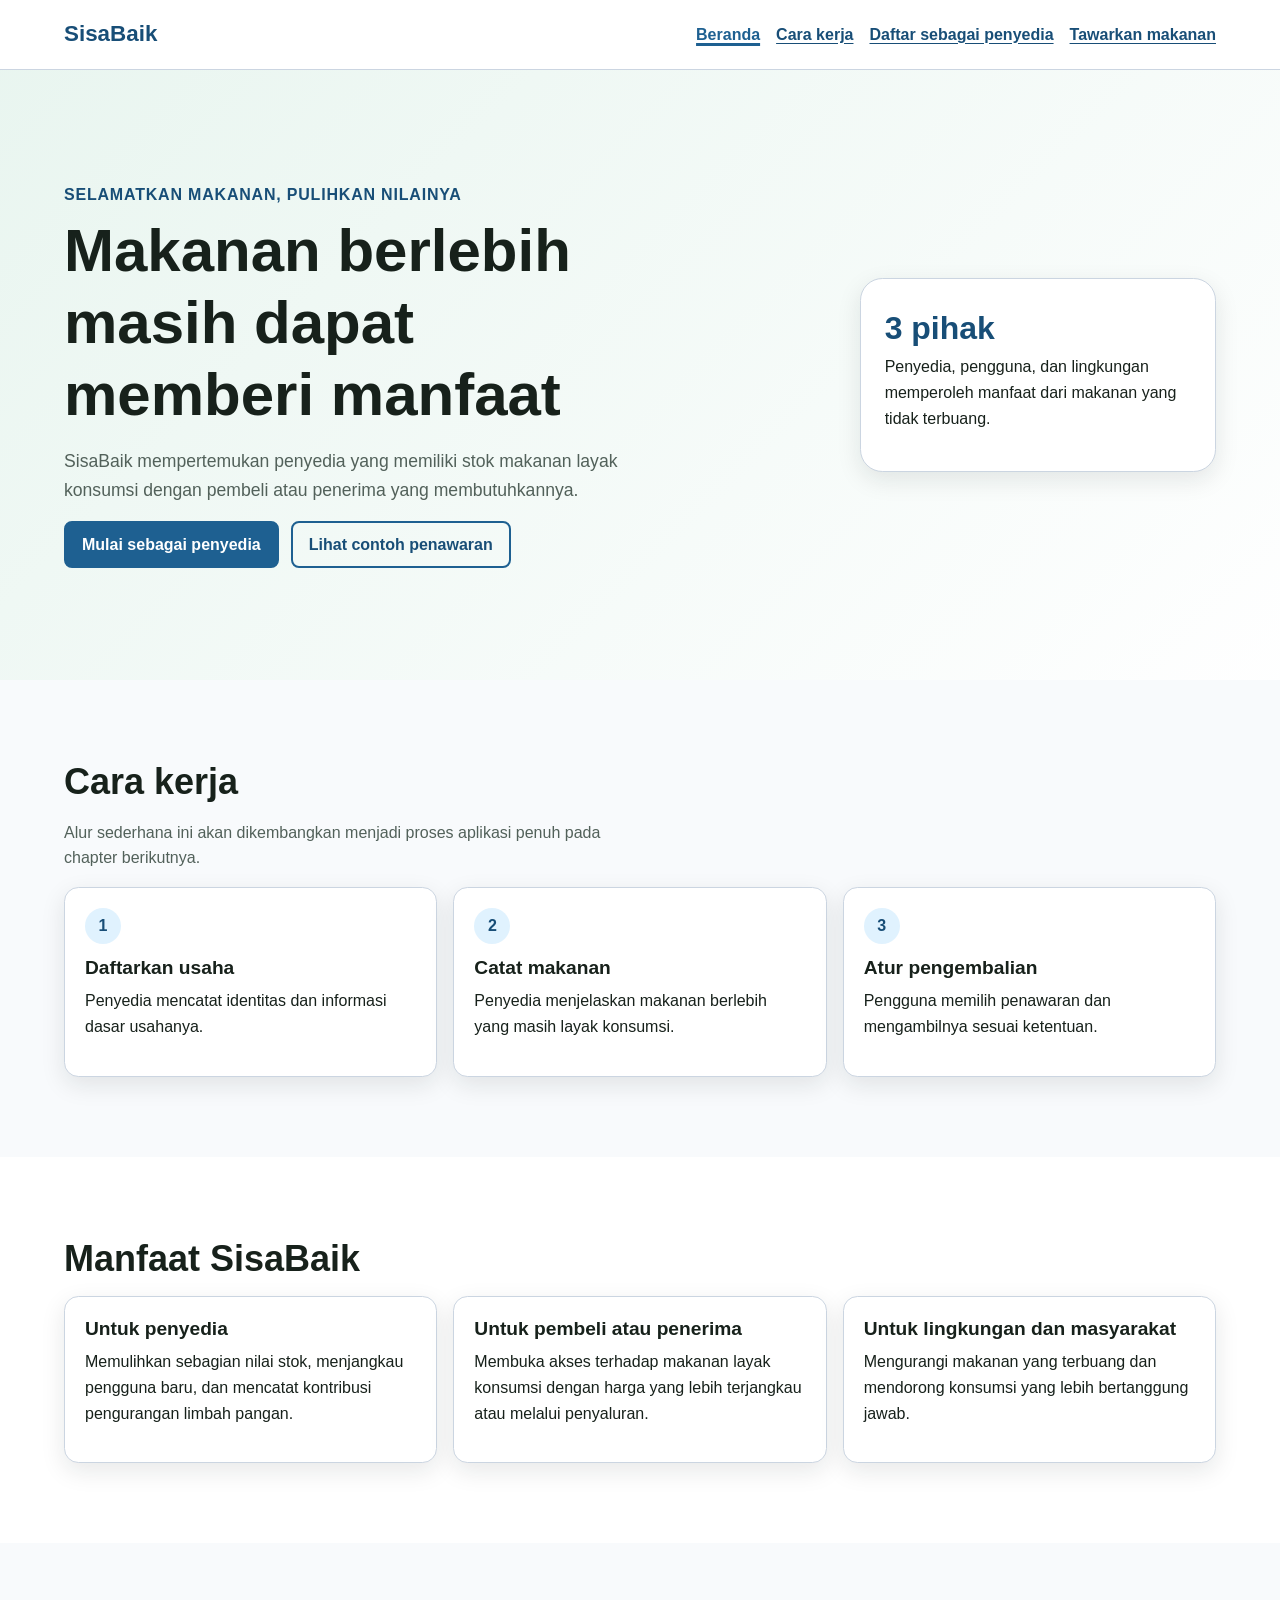
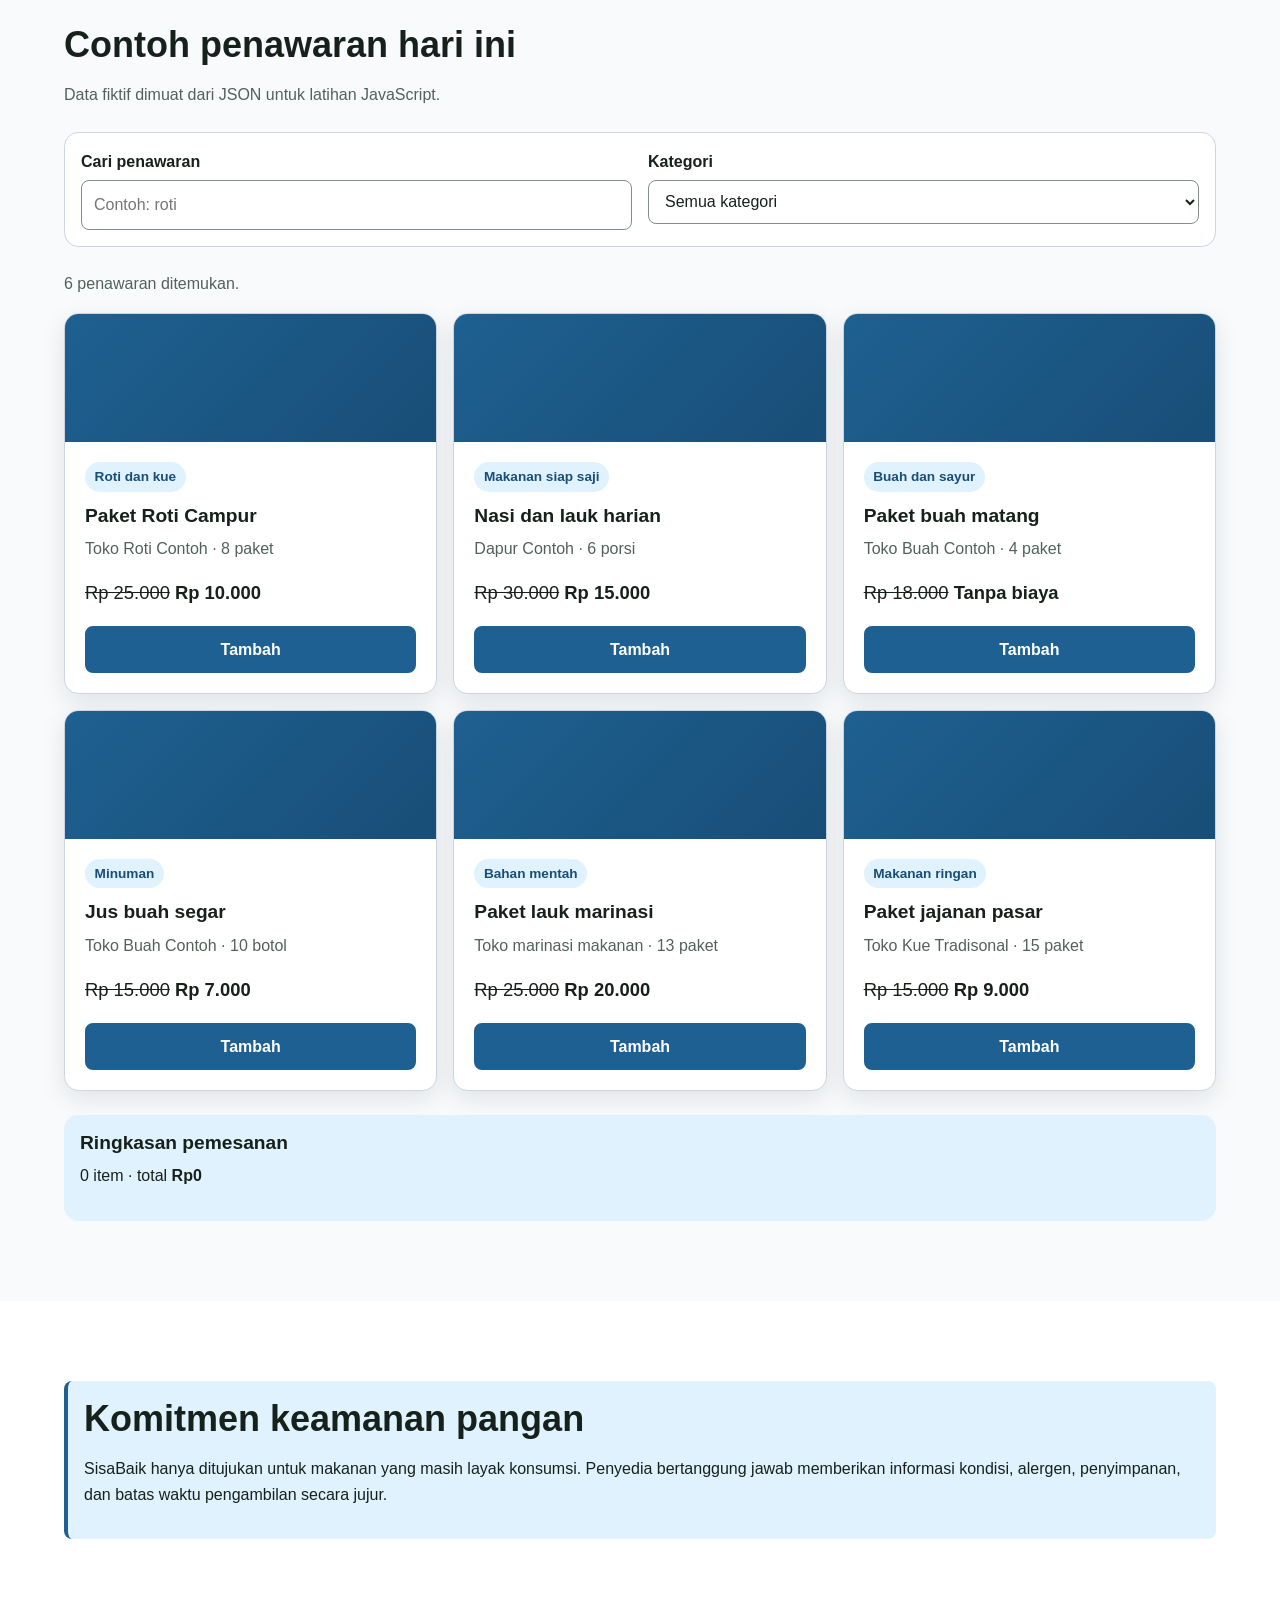
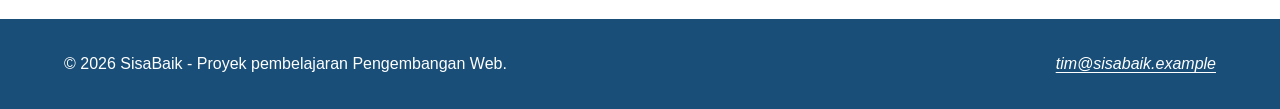
<file: index.html>
<!doctype html>
<html lang="id">
    <head>
        <meta charset="utf-8">
        <meta name="viewport" content="width=device-width, initial-scale=1">
        <meta name="description" content="SisaBaik membantu penyedia menawarkan makanan berlebih agar tetap bernilai, terjangkau, dan tidak terbuang.">
        <title>Beranda | SisaBaik</title>
        <link rel="stylesheet" href="styles.css">
        <script src="app.js" defer></script>
    </head>
    <body>
        <a class="skip-link" href="#konten-utama">Lewati ke konten utama</a>

        <header class="site-header">
            <div class="container header-layout">
               <p class="brand">SisaBaik</p>
               <nav aria-label="Navigasi utama">
                <ul class="nav-list">
                    <li><a href="index.html" aria-current="page">Beranda</a></li>
                    <li><a href="#cara-kerja">Cara kerja</a></li>
                    <li><a href="daftar-penyedia.html">Daftar sebagai penyedia</a></li>
                    <li><a href="tawarkan-makanan.html">Tawarkan makanan</a></li>
                </ul>
               </nav> 
            </div>
        </header>

        <main id="konten-utama" tabindex="-1">
            <section class="hero" aria-labelledby="judul-utama">
                <div class="container hero-layout">
                    <div>
                        <p class="eyebrow">Selamatkan makanan, pulihkan nilainya</p>
                        <h1 id="judul-utama">Makanan berlebih masih dapat memberi manfaat</h1>
                        <p class="lead">SisaBaik mempertemukan penyedia yang memiliki stok makanan layak konsumsi dengan pembeli atau penerima yang membutuhkannya.</p>
                        <div class="button-group">
                            <a class="button" href="daftar-penyedia.html">Mulai sebagai penyedia</a> 
                            <a class="button button-secondary" href="#penawaran-contoh">Lihat contoh penawaran</a>
                        </div>
                    </div>
                    <aside class="hero-panel" aria-label="Ringkasan manfaat SisaBaik">
                        <strong>3 pihak</strong>
                        <p>Penyedia, pengguna, dan lingkungan memperoleh manfaat dari makanan yang tidak terbuang.</p>
                    </aside>
                </div>
            </section>

            <section class="section" id="cara-kerja" aria-labelledby="judul-cara-kerja">
                <div class="container">
                    <h2 id="judul-cara-kerja">Cara kerja</h2>
                    <p class="section-intro">Alur sederhana ini akan dikembangkan menjadi proses aplikasi penuh pada chapter berikutnya.</p>
                    <div class="steps-grid">
                        <article class="card">
                            <span class="step-number" aria-hidden="true">1</span>
                            <h3>Daftarkan usaha</h3>
                            <p>Penyedia mencatat identitas dan informasi dasar usahanya.</p>
                        </article>
                        <article class="card">
                            <span class="step-number" aria-hidden="true">2</span>
                            <h3>Catat makanan</h3>
                            <p>Penyedia menjelaskan makanan berlebih yang masih layak konsumsi.</p>
                        </article>
                        <article class="card">
                            <span class="step-number" aria-hidden="true">3</span>
                            <h3>Atur pengembalian</h3>
                            <p>Pengguna memilih penawaran dan mengambilnya sesuai ketentuan.</p>
                        </article>
                    </div>
                </div>
            </section>

            <section class="section section-alt" aria-labelledby="judul-manfaat">
                <div class="container">
                    <h2 id="judul-manfaat">Manfaat SisaBaik</h2>
                    <div class="benefit-grid">
                        <article class="card">
                            <h3>Untuk penyedia</h3>
                            <p>Memulihkan sebagian nilai stok, menjangkau pengguna baru, dan mencatat kontribusi pengurangan limbah pangan.</p>
                        </article>
                        <article class="card">
                            <h3>Untuk pembeli atau penerima</h3>
                            <p>Membuka akses terhadap makanan layak konsumsi dengan harga yang lebih terjangkau atau melalui penyaluran.</p>
                        </article>
                        <article class="card">
                            <h3>Untuk lingkungan dan masyarakat</h3>
                            <p>Mengurangi makanan yang terbuang dan mendorong konsumsi yang lebih bertanggung jawab.</p>
                        </article>
                    </div>
                </div>
            </section>

            <section class="section" id="penawaran-contoh" aria-labelledby="judul-penawaran">
                <div class="container">
                    <h2 id="judul-penawaran">Contoh penawaran hari ini</h2>
                    <p class="section-intro">Data fiktif dimuat dari JSON untuk latihan JavaScript.</p>
                    <form class="filter-panel" id="filter-form" role="search">
                        <P>
                            <label for="kata-kunci">Cari penawaran</label><br>
                            <input id="kata-kunci" name="kata-kunci" type="search" placeholder="Contoh: roti">
                        </P>
                        <P>
                            <label for="filter-kategori">Kategori</label><br>
                            <select id="filter-kategori" name="kategori">
                                <option value="semua">Semua kategori</option>
                                <option value="makanan-siap-saji">Makanan siap saji</option>
                                <option value="roti-kue">Roti dan kue</option>
                                <option value="buah-sayur">Buah dan sayur</option>
                                <option value="minuman">Minuman</option>
                                <option value="bahan-mentah">Bahan mentah</option>
                                <option value="makanan-ringan">Makanan ringan</option>
                            </select>
                        </P>
                    </form>
                    <p id="status-katalog" class="status-message" role="status" aria-live="polite">Memuat penawaran...</p> 
                    <div class="offer-grid" id="daftar-penawaran"></div>
                    <aside class="cart-summary" aria-labelledby="judul-ringkasan">
                        <h3 id="judul-ringkasan">Ringkasan pemesanan</h3>
                        <p><span id="jumlah-item">0</span> item · total <strong id="total-pesanan">Rp0</strong></p>
                    </aside>  
                </div>                    
            </section>

            <section class="section section-alt" aria-labelledby="judul-keamanan">
                <div class="container">
                    <div class="notice">
                        <h2 id="judul-keamanan">Komitmen keamanan pangan</h2>
                        <p>SisaBaik hanya ditujukan untuk makanan yang masih layak konsumsi. Penyedia bertanggung jawab memberikan 
                           informasi kondisi, alergen, penyimpanan, dan batas waktu pengambilan secara jujur. </p>                        
                    </div>
                </div>
            </section>
        </main>

        <footer class="site-footer">
            <div class="container footer-layout">
                <p>&copy; 2026 SisaBaik - Proyek pembelajaran Pengembangan Web.</p>
                <address><a href="mailto:tim@sisabaik.example">tim@sisabaik.example</a></address>
            </div>
        </footer>
    </body>
</html>
</file>
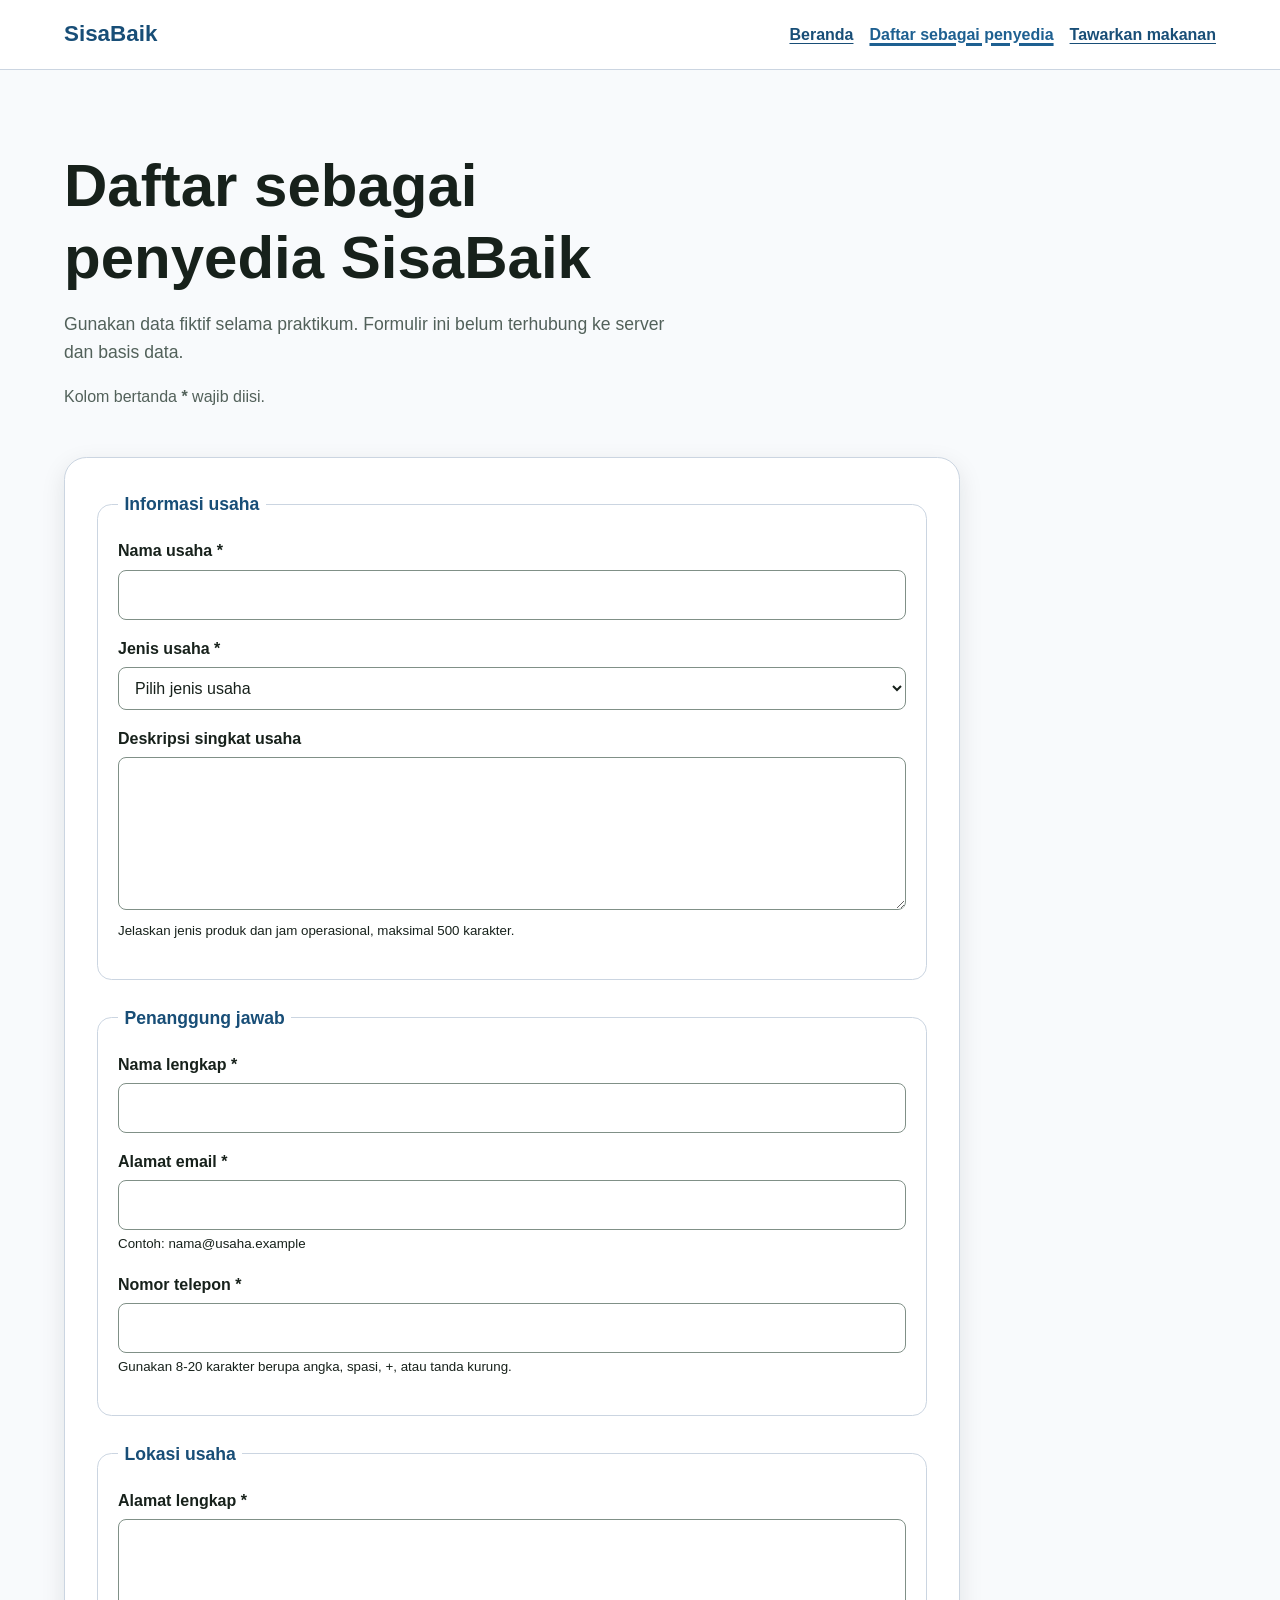
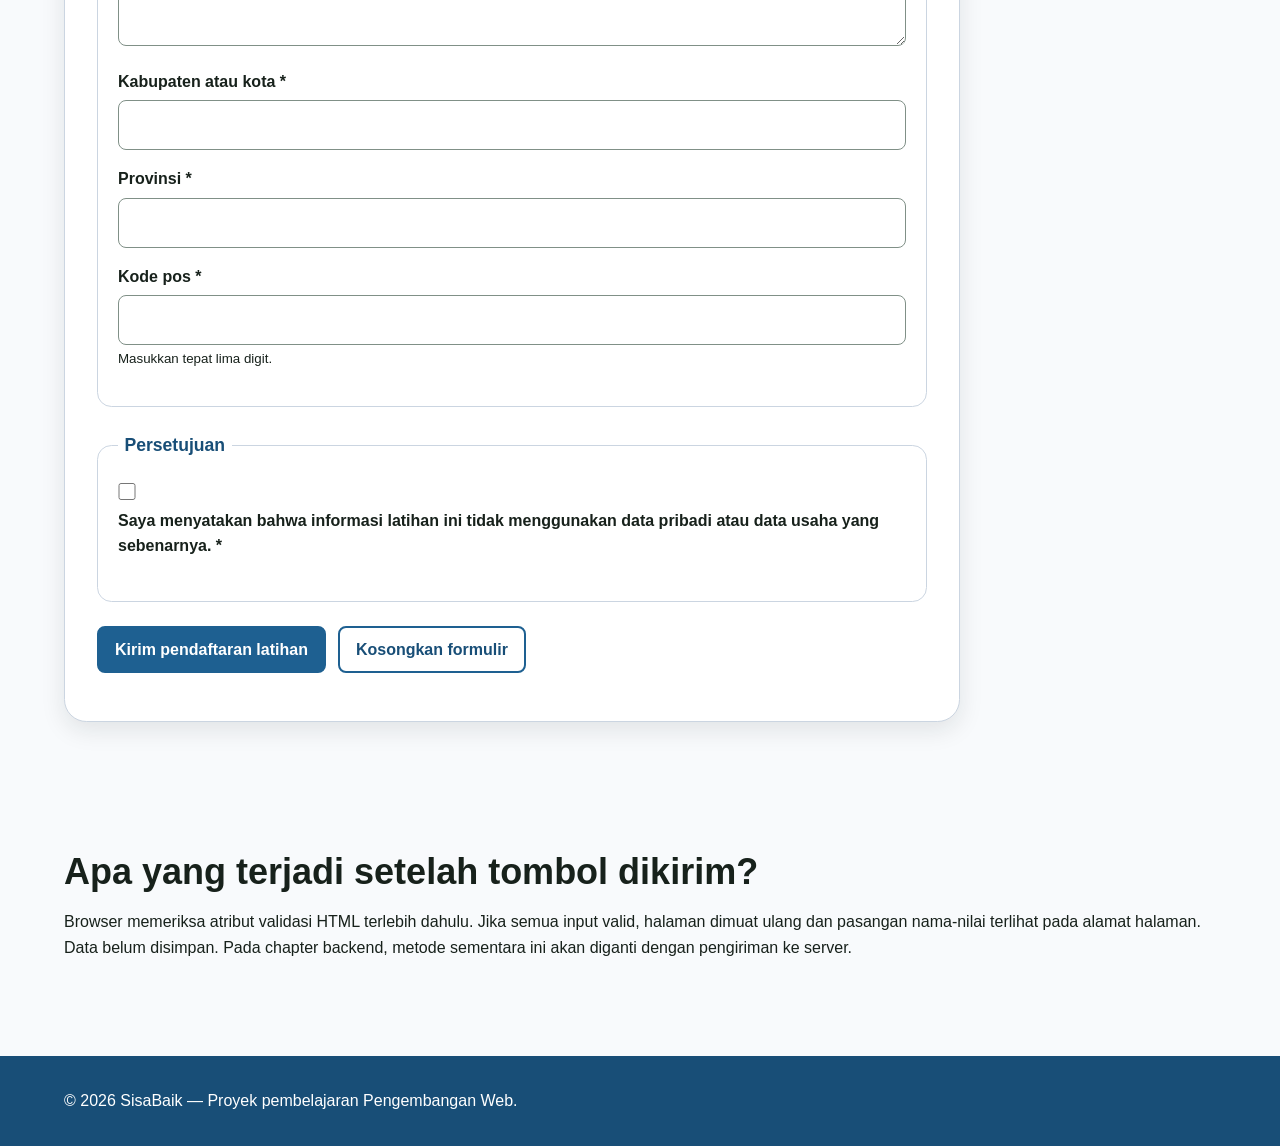
<file: daftar-penyedia.html>
<!doctype html>
<html lang="id">
    <head>
        <meta charset="utf-8">
        <meta name="viewport" content="width=device-width, initial-scale=1">
        <meta 
         name="description"
         content="Formulir prototipe untuk mendaftarkan usaha sebagai penyedia makanan di SisaBaik."
        >
        <title>Daftar Penyedia | SisaBaik</title>
        <link rel="stylesheet" href="styles.css">
        <script src="app.js" defer></script>
    </head>
    <body>
        <a class="skip-link" href="#konten-utama">Lewati ke konten utama</a>
        
        <header class="site-header">
            <div class="container header-layout">
                <p class="brand">SisaBaik</p>
                <nav aria-label="Navigasi utama">
                    <ul class="nav-list">
                        <li><a href="index.html">Beranda</a></li>
                        <li>
                            <a href="daftar-penyedia.html" aria-current="page">
                                Daftar sebagai penyedia
                            </a>
                        </li>
                        <li><a href="tawarkan-makanan.html">Tawarkan makanan</a></li>
                    </ul>
                </nav>
            </div>
        </header>
        
        <main class="container" id="konten-utama" tabindex="-1">
            <div class="page-heading">
                <h1>Daftar sebagai penyedia SisaBaik</h1>
                <p class="lead">
                    Gunakan data fiktif selama praktikum. Formulir ini belum terhubung ke server dan basis data.
                </p>
                <p class="required-note" id="petunjuk-wajib">Kolom bertanda <strong>*</strong> wajib diisi.</p>
            </div>
            
            <form
             class="form-card"
             action="daftar-penyedia.html"
             method="get"
             aria-describedby="petunjuk-wajib"
            >
            <fieldset class="form-section">
                <legend>Informasi usaha</legend>
                
                <p>
                    <label for="nama-usaha">Nama usaha *</label><br>
                    <input
                     type="text"
                     id="nama-usaha"
                     name="nama_usaha"
                     autocomplete="organization"
                     minlength="3"
                     maxlength="100"
                     required
                    >
                </p>

                <p>
                    <label for="jenis-usaha">Jenis usaha *</label><br>
                    <select id="jenis-usaha" name="jenis_usaha" required>
                        <option value="">Pilih jenis usaha</option>
                        <option value="restoran">Restoran</option>
                        <option value="toko-roti">Toko roti</option>
                        <option value="katering">Katering</option>
                        <option value="ritel">Toko ritel</option>
                        <option value="hotel">Hotel atau penginapan</option>
                        <option value="lainnya">Lainnya</option>
                    </select>
                </p>
                
                <p>
                    <label for="deskripsi-usaha">Deskripsi singkat usaha</label><br>
                    <textarea
                     id="deskripsi-usaha"
                     name="deskripsi_usaha"
                     rows="5"
                     maxlength="500"
                     aria-describedby="bantuan-deskripsi"
                    ></textarea><br>
                    <small id="bantuan-deskripsi">
                        Jelaskan jenis produk dan jam operasional, maksimal 500 karakter.
                    </small>
                </p>
            </fieldset>

            <fieldset class="form-section">
                <legend>Penanggung jawab</legend>
                
                <p>
                    <label for="nama-penanggung-jawab">Nama lengkap *</label><br>
                    <input
                     type="text"
                     id="nama-penanggung-jawab"
                     name="nama_penanggung_jawab"
                     autocomplete="name"
                     minlength="3"
                     maxlength="100"
                     required
                    >
                </p>

                <p>
                    <label for="email">Alamat email *</label><br>
                    <input
                     type="email"
                     id="email"
                     name="email"
                     autocomplete="email"
                     maxlength="254"
                     aria-describedby="bantuan-email"
                     required
                    ><br>
                    <small id="bantuan-email">Contoh: nama@usaha.example</small>
                </p>

                <p>
                    <label for="telepon">Nomor telepon *</label><br>
                    <input
                     type="tel"
                     id="telepon"
                     name="telepon"
                     autocomplete="tel"
                     inputmode="tel"
                     pattern="[0-9+() ]{8,20}"
                     aria-describedby="bantuan-telepon"
                     required
                    ><br>
                    <small id="bantuan-telepon">
                        Gunakan 8-20 karakter berupa angka, spasi, +, atau tanda kurung.
                    </small>
                </p>
            </fieldset>

            <fieldset class="form-section">
                <legend>Lokasi usaha</legend>
                
                <p>
                    <label for="alamat">Alamat lengkap *</label><br>
                    <textarea
                     id="alamat"
                     name="alamat"
                     rows="4"
                     autocomplete="street-address"
                     minlength="10"
                     maxlength="250"
                     required
                    ></textarea>
                </p>
                
                <p>
                    <label for="kota">Kabupaten atau kota *</label><br>
                    <input
                     type="text"
                     id="kota"
                     name="kota"
                     autocomplete="address-level2"
                     maxlength="100"
                     required
                    >
                </p>
                
                <p>
                    <label for="provinsi">Provinsi *</label><br>
                    <input
                     type="text"
                     id="provinsi"
                     name="provinsi"
                     autocomplete="address-level1"
                     maxlength="100"
                     required
                    >
                </p>

                <p>
                    <label for="kode-pos">Kode pos *</label><br>
                    <input
                     type="text"
                     id="kode-pos"
                     name="kode_pos"
                     autocomplete="postal-code"
                     inputmode="numeric"
                     pattern="[0-9]{5}"
                     aria-describedby="bantuan-kode-pos"
                     required
                    ><br>
                    <small id="bantuan-kode-pos">Masukkan tepat lima digit.</small>
                </p>
            </fieldset>

            <fieldset class="form-section">
                <legend>Persetujuan</legend>
                <p>
                    <input
                     type="checkbox" 
                     id="persetujuan"
                     name="persetujuan"
                     value="setuju"
                     required
                    >
                    <label for="persetujuan">
                        Saya menyatakan bahwa informasi latihan ini tidak menggunakan 
                        data pribadi atau data usaha yang sebenarnya. *
                    </label>
                </p>
            </fieldset>
            
            <p class="form-actions">
                <button class="button" type="submit">Kirim pendaftaran latihan</button>
                <button class="button button-secondary" type="reset">Kosongkan formulir</button>
            </p>
            </form>
        
            <section class="section" aria-labelledby="catatan-prototipe">
                <h2 id="catatan-prototipe">Apa yang terjadi setelah tombol dikirim?</h2>
                <p>
                    Browser memeriksa atribut validasi HTML terlebih dahulu. Jika semua input valid, 
                    halaman dimuat ulang dan pasangan nama-nilai terlihat pada alamat halaman. 
                    Data belum disimpan. Pada chapter backend, metode sementara ini akan diganti 
                    dengan pengiriman ke server.
                </p>
            </section>
        </main>
    
        <footer class="site-footer">
            <div class="container footer-layout">
                <p>&copy; 2026 SisaBaik — Proyek pembelajaran Pengembangan Web.</p>
            </div>
        </footer>
    </body>
</html>
</file>
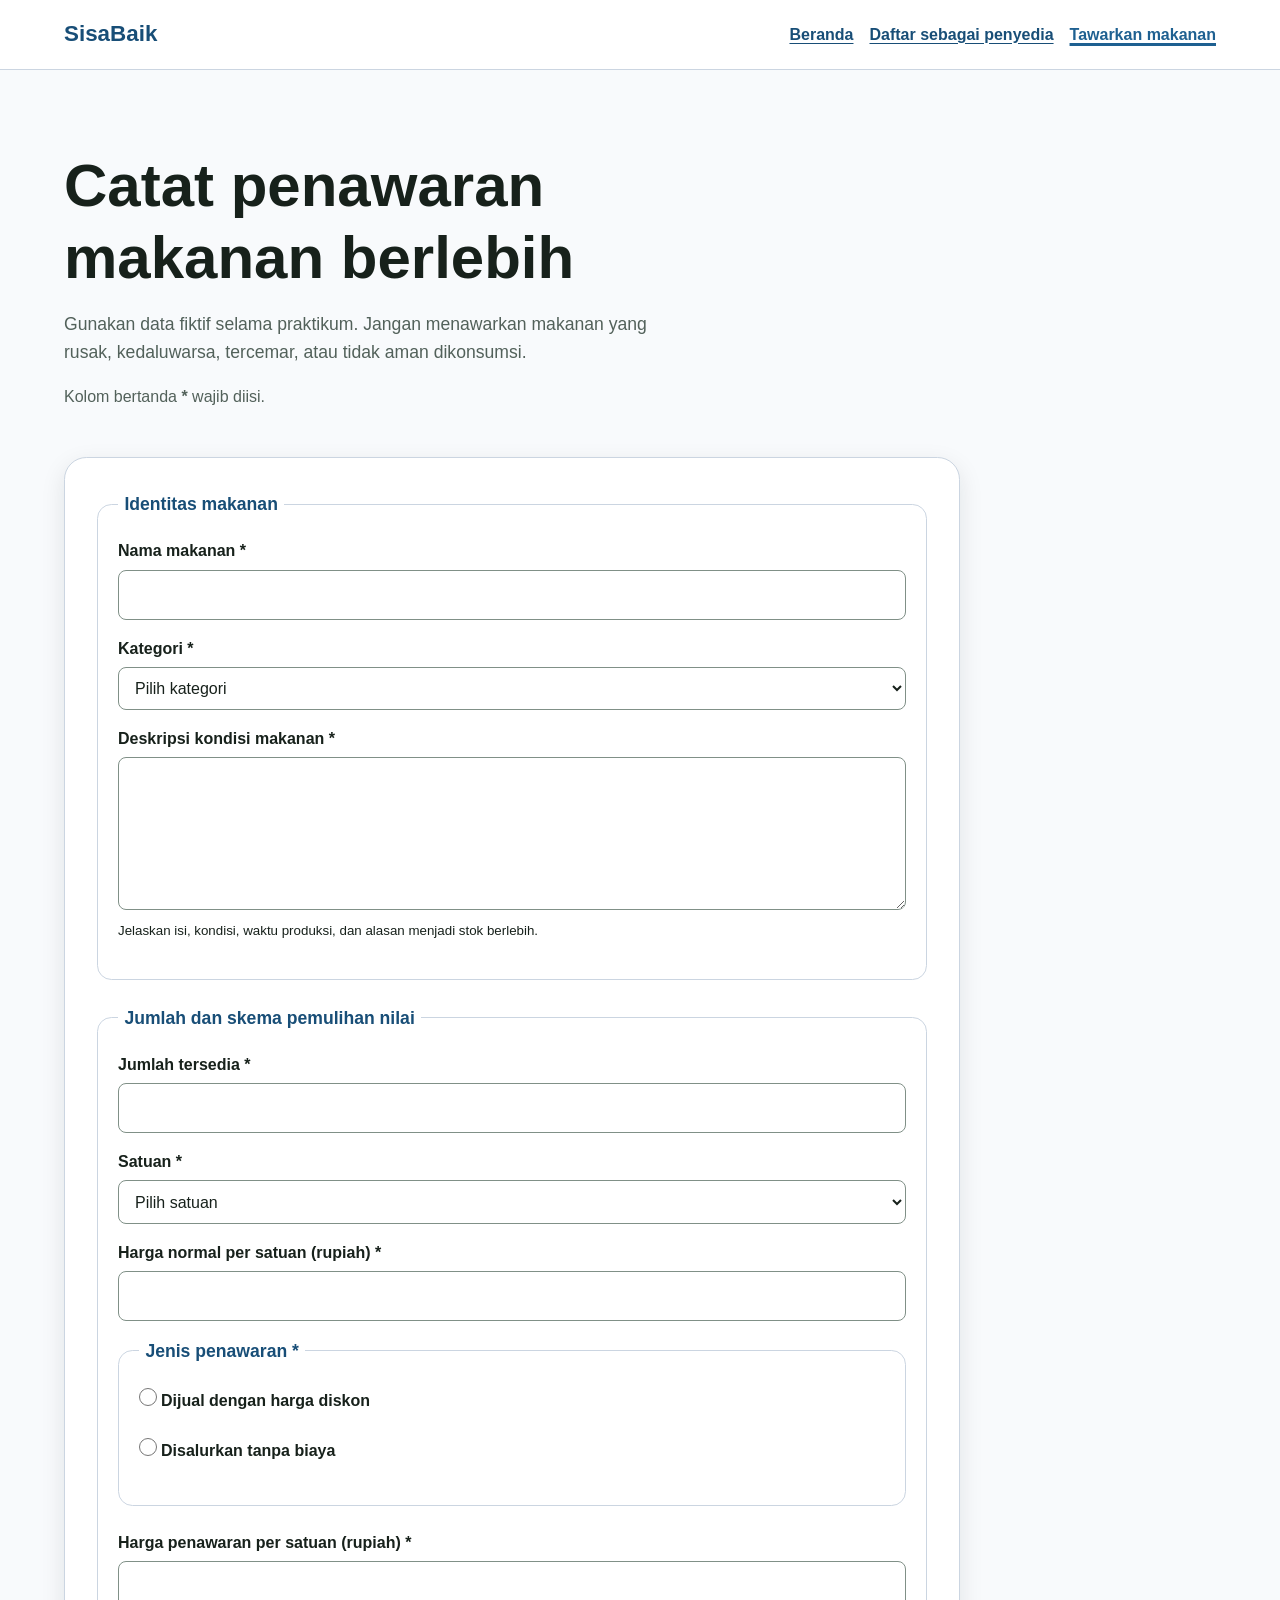
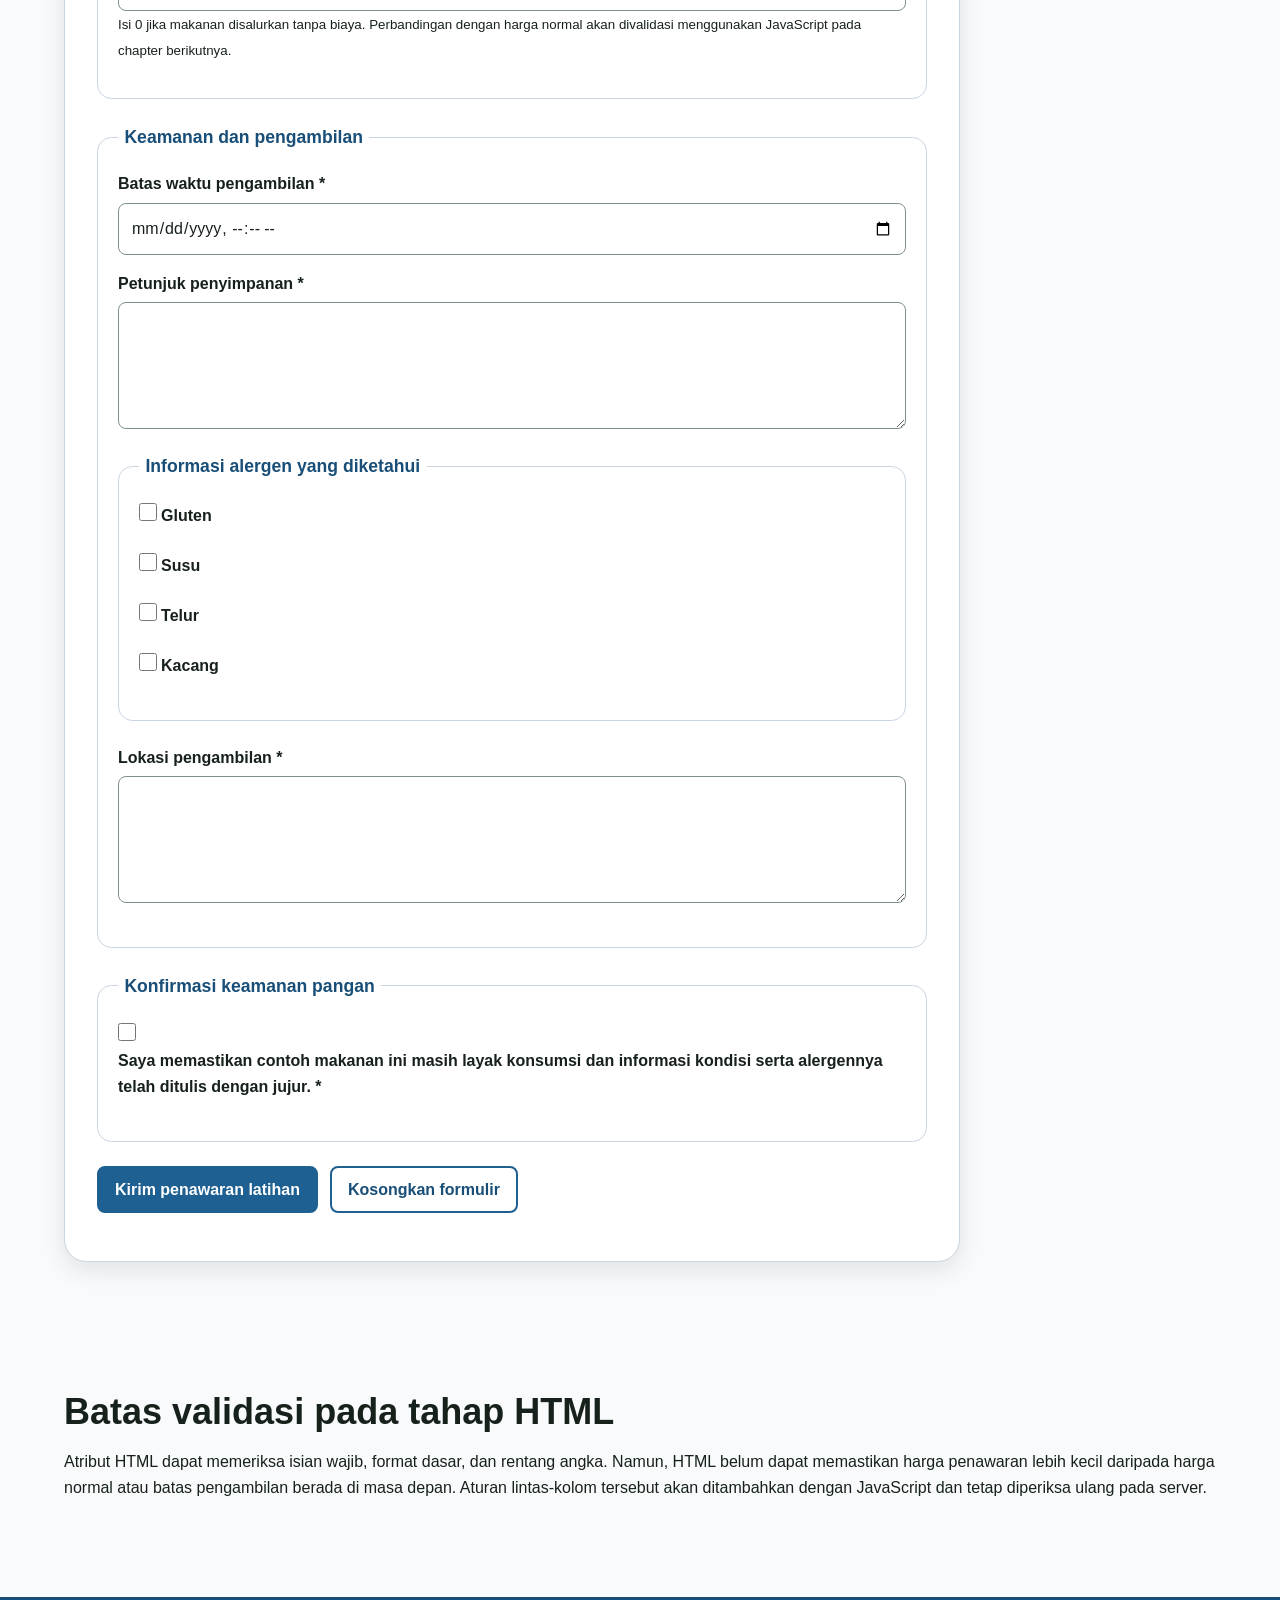
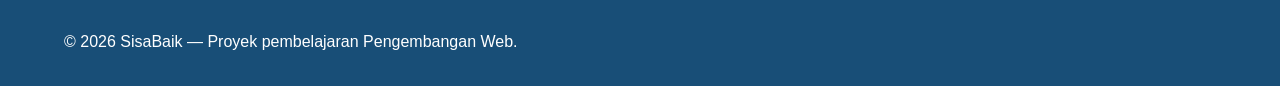
<file: tawarkan-makanan.html>
<!doctype html>
<html lang="id">
    <head>
        <meta charset="utf-8">
        <meta name="viewport" content="width=device-width, initial-scale=1">
        <meta
         name="description"
         content="Formulir prototipe untuk mencatat makanan berlebih yang akan ditawarkan melalui SisaBaik."
        >
        <title>Tawarkan Makanan | SisaBaik</title>
        <link rel="stylesheet" href="styles.css">
        <script src="app.js" defer></script>
    </head>
    <body>
        <a class="skip-link" href="#konten-utama">Lewati ke konten utama</a>
        
        <header class="site-header">
            <div class="container header-layout">
                <p class="brand">SisaBaik</p>
                <nav aria-label="Navigasi utama">
                    <ul class="nav-list">
                        <li><a href="index.html">Beranda</a></li>
                        <li><a href="daftar-penyedia.html">Daftar sebagai penyedia</a></li>
                        <li>
                            <a href="tawarkan-makanan.html" aria-current="page">
                                Tawarkan makanan
                            </a>
                        </li>
                    </ul>
                </nav>
            </div>
        </header>
        
        <main class="container" id="konten-utama" tabindex="-1">
            <div class="page-heading">
                <h1>Catat penawaran makanan berlebih</h1>
                <p class="lead">
                    Gunakan data fiktif selama praktikum. Jangan menawarkan makanan yang 
                    rusak, kedaluwarsa, tercemar, atau tidak aman dikonsumsi.
                </p>
                <p class="required-note" id="petunjuk-wajib">Kolom bertanda <strong>*</strong> wajib diisi.</p>
            </div>
            
            <form
             id="form-penawaran"
             class="form-card"
             action="tawarkan-makanan.html"
             method="get"
             aria-describedby="petunjuk-wajib"
            >
            <fieldset class="form-section">
                <legend>Identitas makanan</legend>
                <p>
                    <label for="nama-makanan">Nama makanan *</label><br>
                    <input
                     type="text"
                     id="nama-makanan"
                     name="nama_makanan"
                     minlength="3"
                     maxlength="120"
                     required
                    >
                </p>
                
                <p>
                    <label for="kategori">Kategori *</label><br>
                    <select id="kategori" name="kategori" required>
                        <option value="">Pilih kategori</option>
                        <option value="makanan-siap-saji">Makanan siap saji</option>
                        <option value="roti-kue">Roti atau kue</option>
                        <option value="buah-sayur">Buah atau sayur</option>
                        <option value="minuman">Minuman</option>
                        <option value="bahan-pangan">Bahan pangan</option>
                        <option value="lainnya">Lainnya</option>
                    </select>
                </p>
                
                <p>
                    <label for="deskripsi-makanan">Deskripsi kondisi makanan *</label><br>
                    <textarea
                     id="deskripsi-makanan"
                     name="deskripsi_makanan"
                     rows="5"
                     minlength="20"
                     maxlength="600"
                     aria-describedby="bantuan-deskripsi-makanan"
                     required
                    ></textarea><br>
                    <small id="bantuan-deskripsi-makanan">
                        Jelaskan isi, kondisi, waktu produksi, dan alasan menjadi stok berlebih.
                    </small>
                </p>
            </fieldset>

            <fieldset class="form-section">
                <legend>Jumlah dan skema pemulihan nilai</legend>
                
                <p>
                    <label for="jumlah">Jumlah tersedia *</label><br>
                    <input
                     type="number"
                     id="jumlah"
                     name="jumlah"
                     min="1"
                     max="1000"
                     step="1"
                     required
                    >
                </p>

                <p>
                    <label for="satuan">Satuan *</label><br>
                    <select id="satuan" name="satuan" required>
                        <option value="">Pilih satuan</option>
                        <option value="porsi">Porsi</option>
                        <option value="paket">Paket</option>
                        <option value="buah">Buah</option>
                        <option value="kilogram">Kilogram</option>
                        <option value="liter">Liter</option>
                    </select>
                </p>

                <p>
                    <label for="harga-normal">Harga normal per satuan (rupiah) *</label><br>
                    <input
                     type="number"
                     id="harga-normal"
                     name="harga_normal"
                     min="0"
                     max="10000000"
                     step="500"
                     required
                    >
                </p>

                <fieldset class="form-section">
                    <legend>Jenis penawaran *</legend>
                    <p>
                        <input
                         type="radio"
                         id="jenis-diskon"
                         name="jenis_penawaran"
                         value="diskon"
                         required
                        >
                        <label for="jenis-diskon">Dijual dengan harga diskon</label>
                    </p>
                    <p>
                        <input
                         type="radio"
                         id="jenis-donasi"
                         name="jenis_penawaran"
                         value="donasi"
                        >
                        <label for="jenis-donasi">Disalurkan tanpa biaya</label>
                    </p>
                </fieldset>
                
                <p>
                    <label for="harga-pemulihan">Harga penawaran per satuan (rupiah) *</label><br>
                    <input
                     type="number"
                     id="harga-pemulihan"
                     name="harga_penawaran"
                     min="0"
                     max="10000000"
                     step="500"
                     aria-describedby="bantuan-harga"
                     required
                    ><br>
                    <small id="bantuan-harga">
                        Isi 0 jika makanan disalurkan tanpa biaya. Perbandingan dengan 
                        harga normal akan divalidasi menggunakan JavaScript pada chapter berikutnya.
                    </small>
                </p>
            </fieldset>
            
            <fieldset class="form-section">
                <legend>Keamanan dan pengambilan</legend>
                
                <p>
                    <label for="batas-pengambilan">Batas waktu pengambilan *</label><br>
                    <input
                     type="datetime-local"
                     id="batas-pengambilan"
                     name="batas_pengambilan"
                     required
                    >
                </p>
                
                <p>
                    <label for="petunjuk-penyimpanan">Petunjuk penyimpanan *</label><br>
                    <textarea
                     id="petunjuk-penyimpanan"
                     name="petunjuk_penyimpanan"
                     rows="4"
                     minlength="10"
                     maxlength="300"
                     required
                    ></textarea>
                </p>
                
                <fieldset class="form-section">
                    <legend>Informasi alergen yang diketahui</legend>
                    <p>
                        <input type="checkbox" id="alergen-gluten" name="alergen" value="gluten">
                        <label for="alergen-gluten">Gluten</label>
                    </p>
                    <p>
                        <input type="checkbox" id="alergen-susu" name="alergen" value="susu">
                        <label for="alergen-susu">Susu</label>
                    </p>
                    <p>
                        <input type="checkbox" id="alergen-telur" name="alergen" value="telur">
                        <label for="alergen-telur">Telur</label>
                    </p>
                    <p>
                        <input type="checkbox" id="alergen-kacang" name="alergen" value="kacang">
                        <label for="alergen-kacang">Kacang</label>
                    </p>
                </fieldset>
                
                <p>
                    <label for="lokasi-pengambilan">Lokasi pengambilan *</label><br>
                    <textarea
                     id="lokasi-pengambilan"
                     name="lokasi_pengambilan"
                     rows="4"
                     autocomplete="street-address"
                     minlength="10"
                     maxlength="250"
                     required
                    ></textarea>
                </p>
            </fieldset>

            <fieldset class="form-section">
                <legend>Konfirmasi keamanan pangan</legend>
                <p>
                    <input
                     type="checkbox"
                     id="konfirmasi-keamanan"
                     name="konfirmasi_keamanan"
                     value="terkonfirmasi"
                     required
                    >
                    <label for="konfirmasi-keamanan">
                        Saya memastikan contoh makanan ini masih layak konsumsi dan 
                        informasi kondisi serta alergennya telah ditulis dengan jujur. *
                    </label>
                </p>
            </fieldset>
            <p class="form-actions">
                <button class="button" type="submit">Kirim penawaran latihan</button>
                <button class="button button-secondary" type="reset">Kosongkan formulir</button>
            </p>
            </form>

            <section class="section" aria-labelledby="batas-validasi-html">
                <h2 id="batas-validasi-html">Batas validasi pada tahap HTML</h2>
                <p> 
                    Atribut HTML dapat memeriksa isian wajib, format dasar, dan rentang 
                    angka. Namun, HTML belum dapat memastikan harga penawaran lebih kecil
                    daripada harga normal atau batas pengambilan berada di masa depan. 
                    Aturan lintas-kolom tersebut akan ditambahkan dengan JavaScript dan 
                    tetap diperiksa ulang pada server.
                </p>
            </section>
        </main>
 
        <footer class="site-footer">
            <div class="container footer-layout">
                <p>&copy; 2026 SisaBaik — Proyek pembelajaran Pengembangan Web.</p>
            </div>
        </footer>
    </body>
</html>
</file>
<file: styles.css>
:root {
    --color-primary: #1e6091;
    --color-primary-dark: #184e77;
    --color-primary-soft: #e0f2fe;
    --color-accent: #f2b84b;
    --color-text: #17211b;
    --color-muted: #52615a;
    --color-surface: #ffffff;
    --color-background: #f8fafc;
    --color-border: #cbd5e1;
    --color-danger: #a52a2a;
    --shadow-card: 0 0.5rem 1.5rem rgb(23 33 27 / 10%);
    --radius-small: 0.5rem;
    --radius-medium: 0.9rem;
    --radius-large: 1.4rem;
    --content-width: 72rem;
}

*,
*::before,
*::after {
    box-sizing: border-box;
}

html {
    scroll-behavior: smooth;
}

body {
    margin: 0;
    background: var(--color-background);
    color: var(--color-text);
    font-family: Arial, Helvetica, sans-serif;
    font-size: 1rem;
    line-height: 1.6;
}

h1,
h2,
h3,
p {
    margin-block-start: 0;
}

h1,
h2,
h3 {
    line-height: 1.2;
}

h1 {
    max-width: 18ch;
    margin-block-end: 1rem;
    font-size: clamp(2rem, 7vw, 3.75rem);
}

h2 {
    margin-block-end: 1rem;
    font-size: clamp(1.5rem, 4vw, 2.25rem);
}

h3 {
    margin-block-end: 0.6rem;
    font-size: 1.2rem;
}

a {
    color: var(--color-primary-dark);
    text-underline-offset: 0.2rem;
}

a:hover {
    text-decoration-thickness: 0.18em;
}

:focus-visible {
    outline: 0.2rem solid var( --color-accent);
    outline-offset: 0.2rem;
}

.skip-link {
    position: absolute;
    inset-block-start: 0.5rem;
    inset-inline-start: 0.5rem;
    z-index: 100;
    padding: 0.7rem 1rem;
    border-radius: var(--radius-small);
    background: var(--color-text);
    color: var(--color-surface);
    transform: translateY(-180%);
}

.skip-link:focus {
    transform: translateY(0);
}

.container {
    width: min(100% - 2rem, var(--content-width));
    margin-inline: auto;
}

.site-header {
    background: var(--color-surface);
    border-block-end: 0.0625rem solid var(--color-border);
}

.header-layout {
    display: flex;
    flex-direction: column;
    gap: 0.75rem;
    padding-block: 1rem;
}

.brand {
    margin: 0;
    color: var(--color-primary-dark);
    font-size: 1.4rem;
    font-weight: 700;
}
.nav-list {
    display: flex;
    flex-wrap: wrap;
    gap: 0.5rem 1rem;
    margin: 0;
    padding: 0;
    list-style: none;
}

.nav-list a {
    display: inline-block;
    padding-block: 0.35rem;
    font-weight: 700;
}

.nav-list a[aria-current="page"] {
    color: var(--color-primary);
    text-decoration-thickness: 0.2em;
}

.hero {
    padding-block: clamp(3rem, 10vw, 7rem);
    background:
        linear-gradient(135deg, rgb(232 245 239 / 95%), rgb(255 255 255 / 92%));
}

.hero-layout {
    display: grid;
    gap: 2rem;
    align-items: center;
}

.eyebrow {
    margin-block-end: 0.5rem;
    color: var(--color-primary-dark);
    font-weight: 700;
    letter-spacing: 0.05em;
    text-transform: uppercase;
}

.lead {
    max-width: 62ch;
    color: var(--color-muted);
    font-size: 1.1rem;
}

.hero-panel {
    padding: 1.5rem;
    border: 0.0625rem solid var(--color-border);
    border-radius: var(--radius-large);
    background: var(--color-surface);
    box-shadow: var(--shadow-card);
}

.hero-panel strong {
    display: block;
    color: var(--color-primary-dark);
    font-size: 2rem;
}

.button-group,
.form-actions {
    display: flex;
    flex-wrap: wrap;
    gap: 0.75rem;
    align-items: center;
}

.button {
    display: inline-block;
    padding: 0.75rem 1rem;
    border: 0.125rem solid var(--color-primary);
    border-radius: var(--radius-small);
    background: var(--color-primary);
    color: var(--color-surface);
    font: inherit;
    font-weight: 700;
    line-height: 1.2;
    text-decoration: none;
    cursor: pointer;
}

.button:hover {
    background: var(--color-primary-dark);
    border-color: var(--color-primary-dark);
}

.button-secondary {
    background: transparent;
    color: var(--color-primary-dark);
}

.section {
    padding-block: clamp(2.5rem, 7vw, 5rem);
}

.section-alt {
    background: var(--color-surface);
}

.section-intro {
    max-width: 65ch;
    color: var(--color-muted);
}

.steps-grid,
.benefit-grid,
.offer-grid {
    display: grid;
    grid-template-columns: 1fr;
    gap: 1rem;
}

.card {
    padding: 1.25rem;
    border: 0.0625rem solid var(--color-border);
    border-radius: var(--radius-medium);
    background: var(--color-surface);
    box-shadow: var(--shadow-card);
}

.step-number {
    display: inline-grid;
    width: 2.25rem;
    height: 2.25rem;
    margin-block-end: 0.75rem;
    place-items: center;
    border-radius: 50%;
    background: var(--color-primary-soft);
    color: var(--color-primary-dark);
    font-weight: 700;
}

.offer-card {
    display: flex;
    flex-direction: column;
    overflow: hidden;
    border: 0.0625rem solid var(--color-border);
    border-radius: var(--radius-medium);
    background: var(--color-surface);
    box-shadow: var(--shadow-card);
}

.offer-card__visual {
    min-height: 8rem;
    background: linear-gradient(135deg, var(--color-primary), var(--color-primary-dark));
}

.offer-card__content {
    display: flex;
    flex: 1;
    flex-direction: column;
    padding: 1.25rem;
}

.offer-card__meta {
    color: var(--color-muted);
}

.offer-card__price {
    margin-block-start: auto;
    font-size: 1.15rem;
}

.badge {
    display: inline-block;
    width: fit-content;
    margin-block-end: 0.75rem;
    padding: 0.25rem 0.6rem;
    border-radius: 999px;
    background: var(--color-primary-soft);
    color: var(--color-primary-dark);
    font-size: 0.85rem;
    font-weight: 700;
}

.notice {
    padding: 1rem;
    border-inline-start: 0.3rem solid var(--color-primary);
    border-radius: var(--radius-small);
    background: var(--color-primary-soft);
}

.page-heading {
    padding-block: clamp(2.5rem, 7vw, 5rem) 2rem;
}

.form-card {
    max-width: 56rem;
    margin-block-end: 3rem;
    padding: clamp(1rem, 4vw, 2rem);
    border: 0.0625rem solid var(--color-border);
    border-radius: var(--radius-large);
    background: var(--color-surface);
    box-shadow: var(--shadow-card);
}

.form-section {
    margin: 0 0 1.5rem;
    padding: 1.25rem;
    border: 0.0625rem solid var(--color-border);
    border-radius: var(--radius-medium);
}

.form-section legend {
    padding-inline: 0.4rem;
    color: var(--color-primary-dark);
    font-size: 1.1rem;
    font-weight: 700;
}

label {
    display: inline-block;
    margin-block-end: 0.35rem;
    font-weight: 700;
}

input,
select,
textarea {
    width: 100%;
    padding: 0.7rem 0.75rem;
    border: 0.0625rem solid #809087;
    border-radius: var(--radius-small);
    background: var(--color-surface);
    color: var(--color-text);
    font: inherit;
}

textarea {
    resize: vertical;
}

input:focus,
select:focus,
textarea:focus {
    border-color: var(--color-primary-dark);
}

input[type="checkbox"],

input[type="radio"] {
    width: 1.1rem;
    height: 1.1rem;
    margin: 0.2rem 0 0;
    accent-color: var(--color-primary);
}

.required-note {
    color: var(--color-muted);
}

.site-footer {
    padding-block: 2rem;
    background: var(--color-primary-dark);
    color: var(--color-surface);
}
.site-footer a {
    color: var(--color-surface);
}

.footer-layout {
    display: flex;
    flex-direction: column;
    gap: 0.5rem;
}

.footer-layout p,
.footer-layout address {
    margin: 0;
}

@media (min-width: 48rem) {
    .header-layout {
        flex-direction: row;
        justify-content: space-between;
        align-items: center;
    }
    
    .hero-layout {
        grid-template-columns: minmax(0, 1.5fr) minmax(15rem, 0.7fr);
    }
    
    .steps-grid,
    .benefit-grid {
        grid-template-columns: repeat(3, minmax(0, 1fr));
    }
    
    .offer-grid {
        grid-template-columns: repeat(2, minmax(0, 1fr));
    }
    
    .footer-layout {
    flex-direction: row;
    justify-content: space-between;
    align-items: center;
    }
}

@media (min-width: 68rem) {
    .offer-grid {
        grid-template-columns: repeat(3, minmax(0, 1fr));
    }
}

@media (prefers-reduced-motion: reduce) {
    html {
        scroll-behavior: auto;
    }
}

.filter-panel { display:grid; gap:1rem; margin-block:1.5rem; padding:1rem; border:0.0625rem solid var(--color-border);
 border-radius:var(--radius-medium); background:var(--color-surface); }
.filter-panel p { margin:0; }
.status-message { min-height:1.6em; color:var(--color-muted); }
.cart-summary { margin-block-start:1.5rem; padding:1rem; border-radius:var(--radius-medium); background:var(--color-primary-soft); }
.error-message { color:var(--color-danger); font-weight:700; }
@media (min-width:48rem) { .filter-panel { grid-template-columns:repeat(2,minmax(0,1fr));}}
</file>
